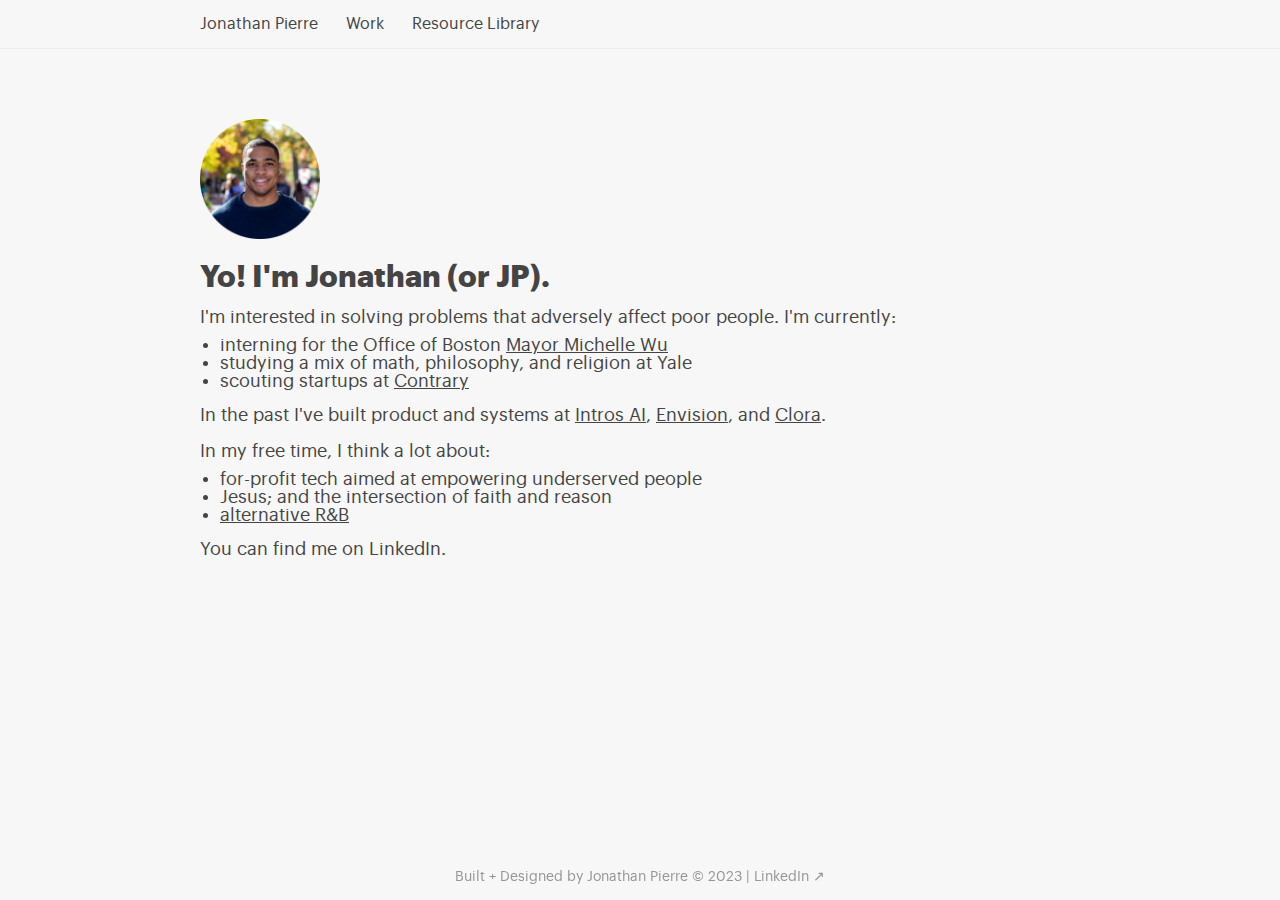
<file: index.html>
<!DOCTYPE html>
<html>
<head>
    <meta name="viewport" content="width=device-width, initial-scale=1.0">
    <title>Jonathan Pierre</title>
    <link rel="icon" type="image/x-icon" href="./Assets/ninja.png">  
    <link rel="stylesheet" href ="style.css">
    <script src="javascript.js"></script>
</head>

<body>
    <nav>
            <ul class="wrapper">
                <li><a id="jonathan" href = "index.html">Jonathan Pierre</a></li>
                <li><a href = "work.html">Work</a></li>                <li><a id="lib_nav" href = "library.html">Resource Library</a></li>
            </ul>
    </nav>
    <div class="wrapper">
        <main>
            <div>
                <img id="hs" src="./Assets/hs_circle.png" style="width: 120px">
                 
                <h1>Yo! I'm Jonathan (or JP).</h1><br>
                <p class="intro"> 
                I'm interested in solving problems that adversely affect poor people. I'm currently: <br>
                <ul class="intro" style="padding-left: 20px; margin-top: 10px;">
                    <li>interning for the Office of Boston <a href="https://www.nytimes.com/2021/11/03/us/elections/michelle-wu-is-the-first-woman-and-first-person-of-color-to-be-elected-mayor-of-boston.html" target="_blank">Mayor Michelle Wu</a></li>                    
                    <li>studying a mix of math, philosophy, and religion at Yale</li>
                    <li>scouting startups at <a href="https://contrarycap.com/" target="_blank">Contrary</a></li>
                </ul><br></p>
                <p class="intro">
                In the past I've built product and systems at <a href="https://intros.ai/" target="_blank"> Intros AI</a>,  <a href="https://envisionaccelerator.com" target="_blank">Envision</a>, and <a href="https://clora.com" target="_blank">Clora</a>. <br><br>

                In my free time, I think a lot about:
                <ul class="intro" style="padding-left: 20px; margin-top: 10px;">
                    <li>for-profit tech aimed at empowering underserved people</li>
                    <li>Jesus; and the intersection of faith and reason</a></li>
                    <li><a href="https://jonapierre.com/i-like-it-when-you" target="_blank">alternative R&B</a></li>
                </ul><br>
                <p class="intro">
                    You can find me on <a href ="https://linkedin.com/in/jonathan-l-pierre/" target="_blank" style="text-decoration: none">LinkedIn</a>.
                </p>
            </div>
        </main>
    </div>
</body>
<footer>
    Built + Designed by Jonathan Pierre © 2023 | <a href ="https://linkedin.com/in/jonathan-l-pierre/" target="_blank" id="linkedin_link">LinkedIn ↗</a>
</footer>
</html>
</file>
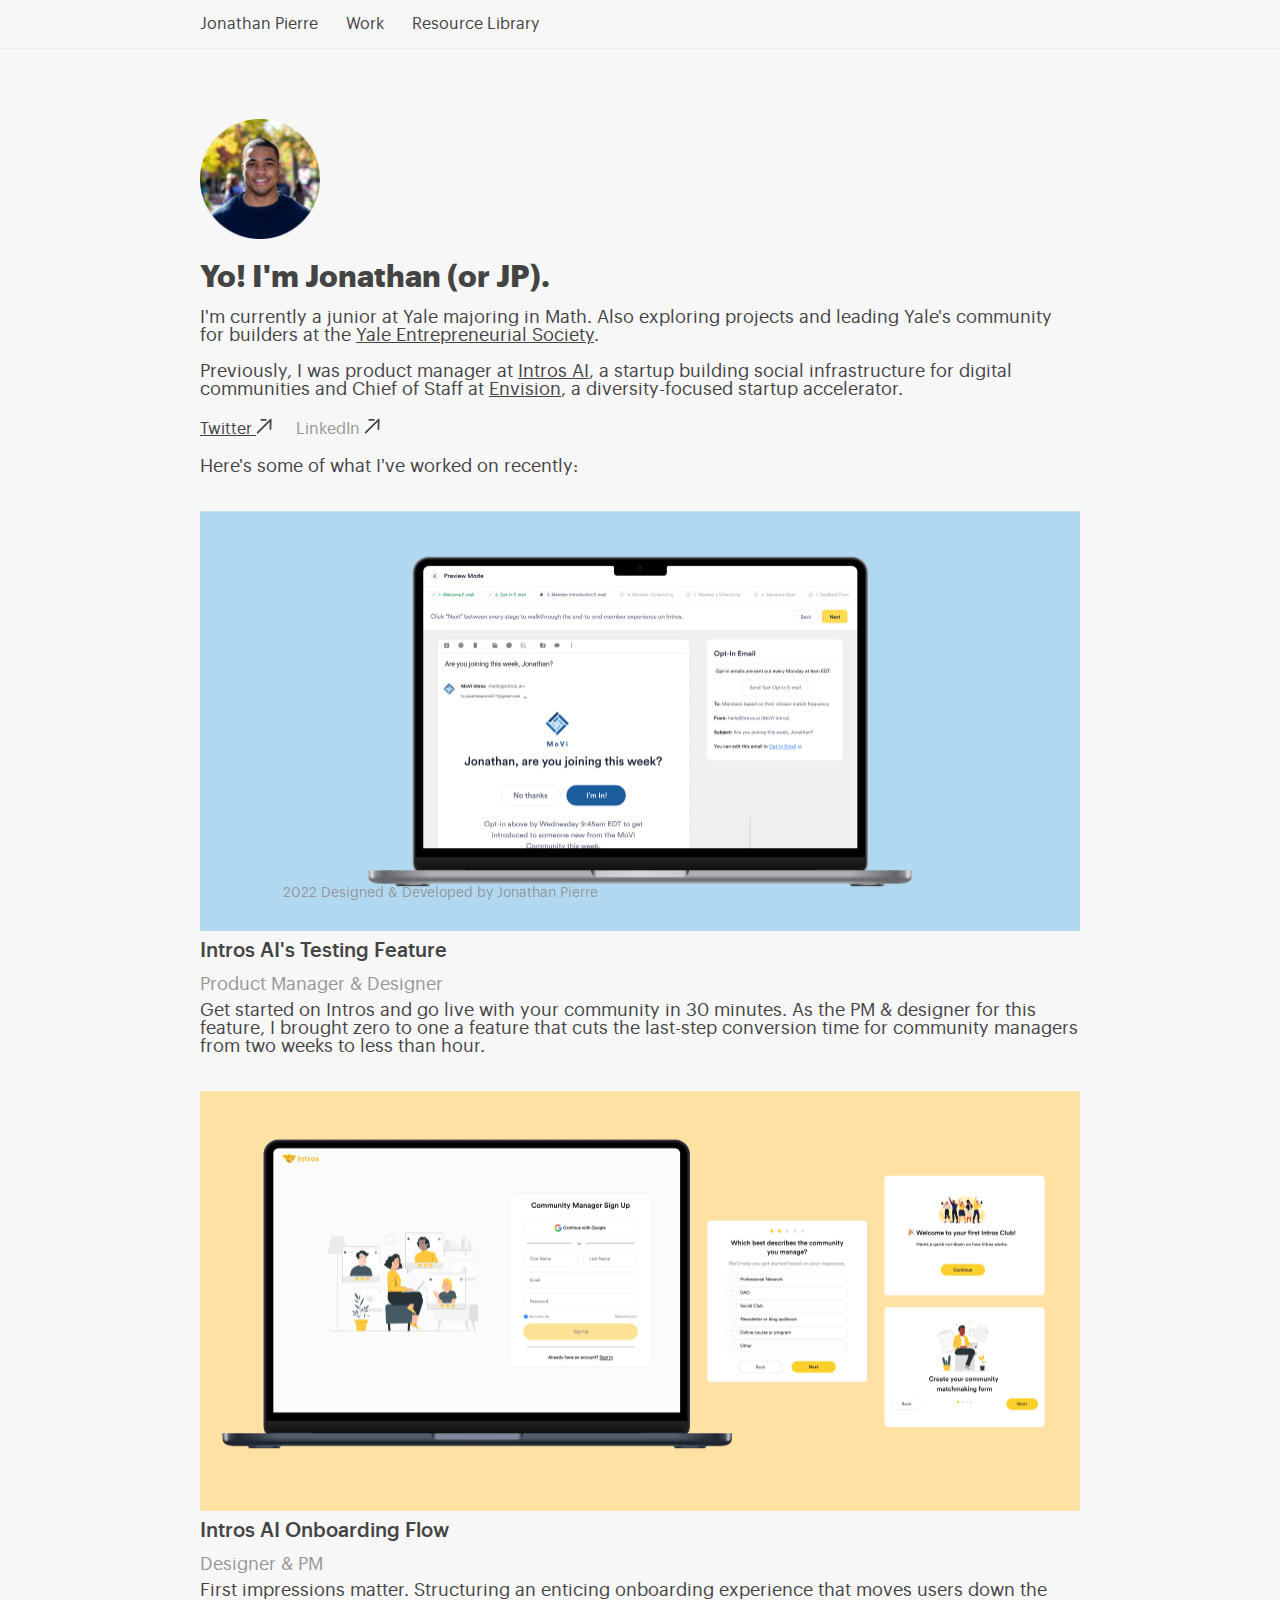
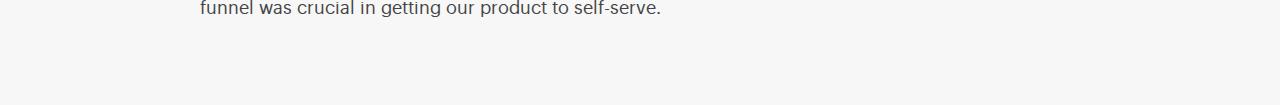
<file: index copy.html>
<!DOCTYPE html>
<html>
<head>
    <meta name="viewport" content="width=device-width, initial-scale=1.0">
    <title>Home • Jonathan Pierre</title>
    <link rel="icon" type="image/x-icon" href="./Assets/ninja.png">  
    <link rel="stylesheet" href ="style.css">
    <script src="javascript.js"></script>
</head>

<body>
    <nav>
            <ul class="wrapper">
                <li><a id="jonathan" href = "index.html">Jonathan Pierre</a></li>
                <li><a href = "work.html">Work</a></li>                <li><a id="lib_nav" href = "library.html">Resource Library</a></li>
            </ul>
    </nav>
    <div class="wrapper">
        <main>
            <div>
                <img id="hs" src="./Assets/hs_circle.png" style="width: 120px">
                    
                <h1> Yo! I'm Jonathan (or JP).</h1><br>
                <p class="intro"> 
                I'm currently a junior at Yale majoring in Math. Also exploring projects and leading Yale's community for builders at the <a href=https:yesatyale.org target="_blank">Yale Entrepreneurial Society</a>. <br><br>
                
                Previously, I was product manager at <a href="https://intros.ai/" target="_blank">Intros AI</a>, a startup building social infrastructure for digital communities and Chief of Staff at <a href="https://envisionaccelerator.com">Envision</a>, a diversity-focused startup accelerator.
            </div>
            <div id="home_links">
                <div id="links" >
                    <a href ="https://twitter.com/jonathanpierree/" target="_blank" id="twitter_link" style="padding: 10px 10px 10px 0px">Twitter 
                        <svg width="16" height="16" viewBox="0 0 16 16" xmlns="http://www.w3.org/2000/svg">
                            <path d="M14.719 1.609L15.5877 1.63702C15.5992 1.28059 15.3918 0.953307 15.0645 0.811541C14.7373 0.669775 14.3567 0.7423 14.1045 0.994467L14.719 1.609ZM0.994467 14.1045C0.65507 14.4439 0.65507 14.9942 0.994467 15.3336C1.33386 15.673 1.88414 15.673 2.22353 15.3336L0.994467 14.1045ZM9.98443 2.63126C10.4642 2.61579 10.8405 2.21434 10.825 1.73461C10.8096 1.25488 10.4081 0.878529 9.92839 0.894005L9.98443 2.63126ZM5.16576 1.04764C4.68603 1.06311 4.30967 1.46456 4.32515 1.94429C4.34062 2.42402 4.74207 2.80037 5.2218 2.7849L5.16576 1.04764ZM13.5432 11.1062C13.5277 11.586 13.904 11.9874 14.3838 12.0029C14.8635 12.0184 15.2649 11.642 15.2804 11.1623L13.5432 11.1062ZM14.1045 0.994467L0.994467 14.1045L2.22353 15.3336L15.3336 2.22353L14.1045 0.994467ZM9.92839 0.894005L5.16576 1.04764L5.2218 2.7849L9.98443 2.63126L9.92839 0.894005ZM15.2804 11.1623L15.5877 1.63702L13.8504 1.58098L13.5432 11.1062L15.2804 11.1623Z"/>
                        </svg></a>
                    <a href ="https://linkedin.com/in/jonathan-l-pierre/" target="_blank" id="linkedin_link" style="padding: 10px">LinkedIn 
                        <svg width="16" height="16" viewBox="0 0 16 16" xmlns="http://www.w3.org/2000/svg">
                            <path d="M14.719 1.609L15.5877 1.63702C15.5992 1.28059 15.3918 0.953307 15.0645 0.811541C14.7373 0.669775 14.3567 0.7423 14.1045 0.994467L14.719 1.609ZM0.994467 14.1045C0.65507 14.4439 0.65507 14.9942 0.994467 15.3336C1.33386 15.673 1.88414 15.673 2.22353 15.3336L0.994467 14.1045ZM9.98443 2.63126C10.4642 2.61579 10.8405 2.21434 10.825 1.73461C10.8096 1.25488 10.4081 0.878529 9.92839 0.894005L9.98443 2.63126ZM5.16576 1.04764C4.68603 1.06311 4.30967 1.46456 4.32515 1.94429C4.34062 2.42402 4.74207 2.80037 5.2218 2.7849L5.16576 1.04764ZM13.5432 11.1062C13.5277 11.586 13.904 11.9874 14.3838 12.0029C14.8635 12.0184 15.2649 11.642 15.2804 11.1623L13.5432 11.1062ZM14.1045 0.994467L0.994467 14.1045L2.22353 15.3336L15.3336 2.22353L14.1045 0.994467ZM9.92839 0.894005L5.16576 1.04764L5.2218 2.7849L9.98443 2.63126L9.92839 0.894005ZM15.2804 11.1623L15.5877 1.63702L13.8504 1.58098L13.5432 11.1062L15.2804 11.1623Z"/>
                        </svg></a>
                </div>
            </div>
            <div style="margin-top: 20px">  
                <p style="margin-bottom: 36px"> Here's some of what I've worked on recently:</p>
                <a href="testing.html" target="_blank">    
                    <img src="./Assets/intros_mockup1.png" class="mockup" alt="mockup of a laptop and Intros' testing feature">
                </a>
                <p class="mockup_heading">Intros AI's Testing Feature</p>
     
                <p style="margin-bottom: 36px">
                <span class="mockup_subheading">Product Manager & Designer </span><br> Get started on Intros and go live with your community in 30 minutes. As the PM & designer for this feature, I brought zero to one a feature that cuts the last-step conversion time for community managers from two weeks to less than hour. </p>
                    
                <a href="onboarding.html" target="_blank">
                    <img class ="mockup" src="./Assets/intros_mockup2.png" alt="mockup of laptop and Intros' onboarding flow">
                </a>
                <p class="mockup_heading">Intros AI Onboarding Flow</p>
                <p><span class="mockup_subheading">Designer & PM </span><br>First impressions matter. Structuring an enticing onboarding experience that moves users down the funnel was crucial in getting our product to self-serve.</p>  
            </div>
        </main>
    </div>
</body>
<footer class="wrapper">
    <center>2022 Designed & Developed by Jonathan Pierre</center>
</footer>

</html>
</file>
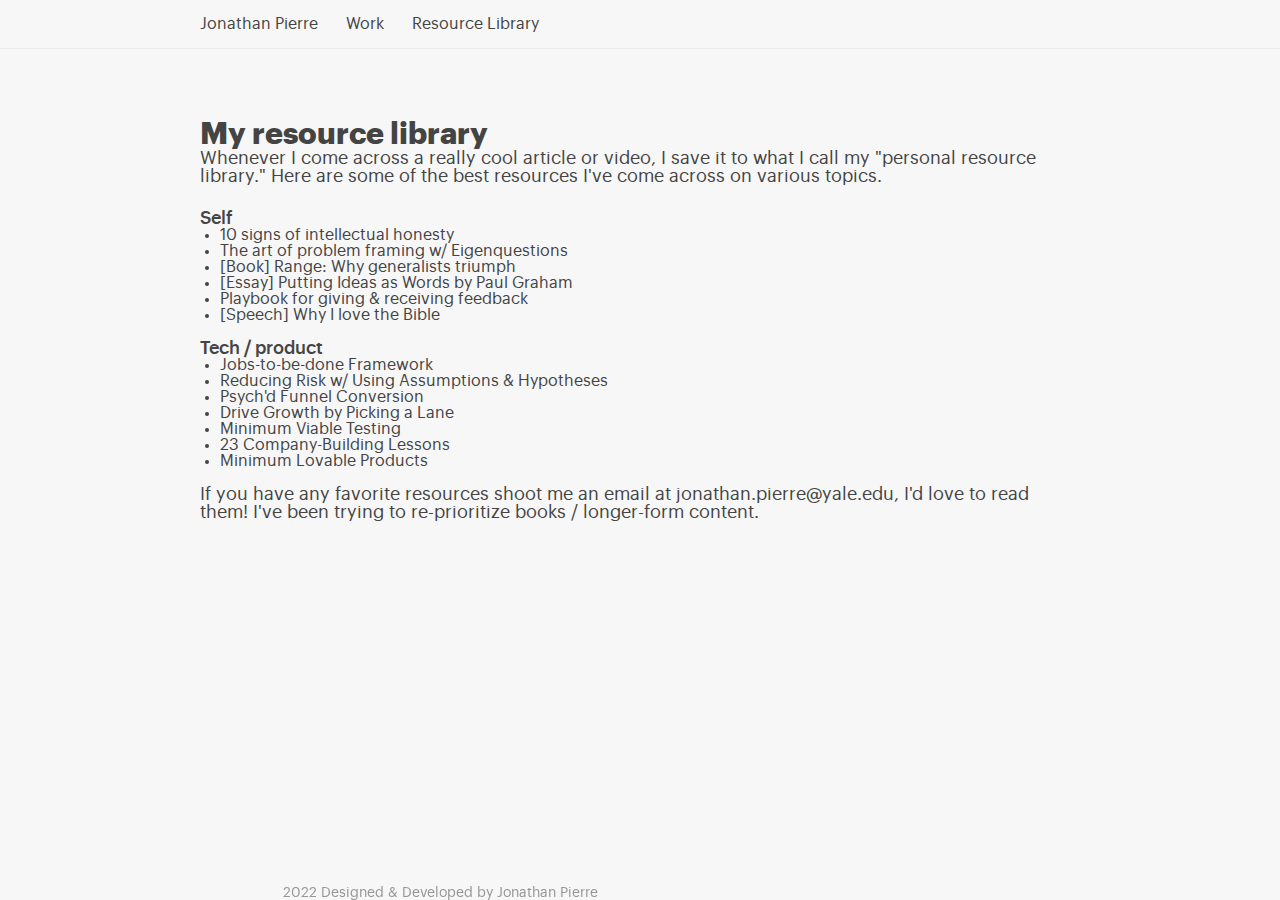
<file: library copy.html>
<!DOCTYPE html>
<html>
<head>
    <meta name="viewport" content="width=device-width, initial-scale=1.0">
    <title>Library • Jonathan Pierre</title>
    <link rel="icon" type="image/x-icon" href="./Assets/ninja.png">  
    <script src="javascript.js"></script>
    <link rel="stylesheet" href ="style.css">
    
</head>

<body>
    <nav>
        <ul class="wrapper">
            <li><a id="jonathan" href = "index.html">Jonathan Pierre</a></li>
            <li><a href = "work.html">Work</a></li>                
            <li><a id="lib_nav" href = "library.html">Resource Library</a></li>
        </ul>
    </nav>
    <div class="wrapper">
        <main class="library">
            <h1>My resource library</h1>
            <p>Whenever I come across a really cool article or video, I save it to what I call my "personal resource library." Here are some of the best resources I've come across on various topics.</p>
            <p id="self" style="font-family: graphikmedium">Self</p>
            <ul style="padding-left: 20px">
                <li><a href = "https://judithcurry.com/2013/04/20/10-signs-of-intellectual-honesty/?amp=1" target="blank_">10 signs of intellectual honesty</a></li>
                <li><a href = "https://coda.io/@shishir/eigenquestions-the-art-of-framing-problems" target="blank_">The art of problem framing w/ Eigenquestions</a></li>
                <li>[Book] <a href = "https://www.amazon.com/Range-Generalists-Triumph-Specialized-World/dp/0735214484" target="blank_">Range: Why generalists triumph</a></li>
                <li>[Essay] <a href="http://www.paulgraham.com/words.html">Putting Ideas as Words by Paul Graham</a></li>
                <li><a href = "https://conscious.org/playbook/feedback/" target="_blank">Playbook for giving & receiving feedback</a></li>
                <li>[Speech] <a href = "https://bulletin.hds.harvard.edu/why-i-love-the-bible/" target="_blank">Why I love the Bible</a></li>
            </ul><br>
            <p style="font-family: graphikmedium">Tech / product</p>
            <ul style="padding-left: 20px">
                <li><a href = "https://blog.leanstack.com/what-is-a-job-to-be-done-jtbd/" target="blank_">Jobs-to-be-done Framework</a></li>
                <li><a href = "https://medium.com/nodesdigital/reduce-risk-in-your-product-development-with-hypothesis-driven-design-c4300112b88b" target="blank_">Reducing Risk w/ Using Assumptions & Hypotheses</a></li>
                <li><a href = "https://andrewchen.com/psychd-funnel-conversion/" target="_blank">Psych'd Funnel Conversion</a></li>
                <li><a href = "https://review.firstround.com/drive-growth-by-picking-the-right-lane-a-customer-acquisition-playbook-for-consumer-startups" target="_blank">Drive Growth by Picking a Lane</a></li>
                <li><a href = "https://review.firstround.com/the-minimum-viable-testing-process-for-evaluating-startup-ideas" target="_blank">Minimum Viable Testing</a></li>      
                <li><a href = "https://review.firstround.com/23-tactical-company-building-lessons-learned-from-scaling-stripe-and-notion" target="blank_">23 Company-Building Lessons</a></li>
                <li><a href = "https://review.firstround.com/dont-serve-burnt-pizza-and-other-lessons-in-building-minimum-lovable-products" target="blank_">Minimum Lovable Products</a></li>
            </ul>
            <br>
            <p>If you have any favorite resources shoot me an email at <a href="mailto:jonathan.pierre@yale.edu">jonathan.pierre@yale.edu</a>, I'd love to read them! I've been trying to re-prioritize books / longer-form content.</p><br>
            <!-- <form>
                <input id="lib_field" type="text" placeholder = "feed me">
                <input id ="lib_but" type = "submit" value="Send dat">
            </form>
             -->
            </main>
    </div>
</body>

<footer class="wrapper">
    <center>2022 Designed & Developed by Jonathan Pierre</center>
</footer>

</html>


<!--
* try the hover thing
* center the text
* change the font
* figure out how to do the nav bar
-->
</file>
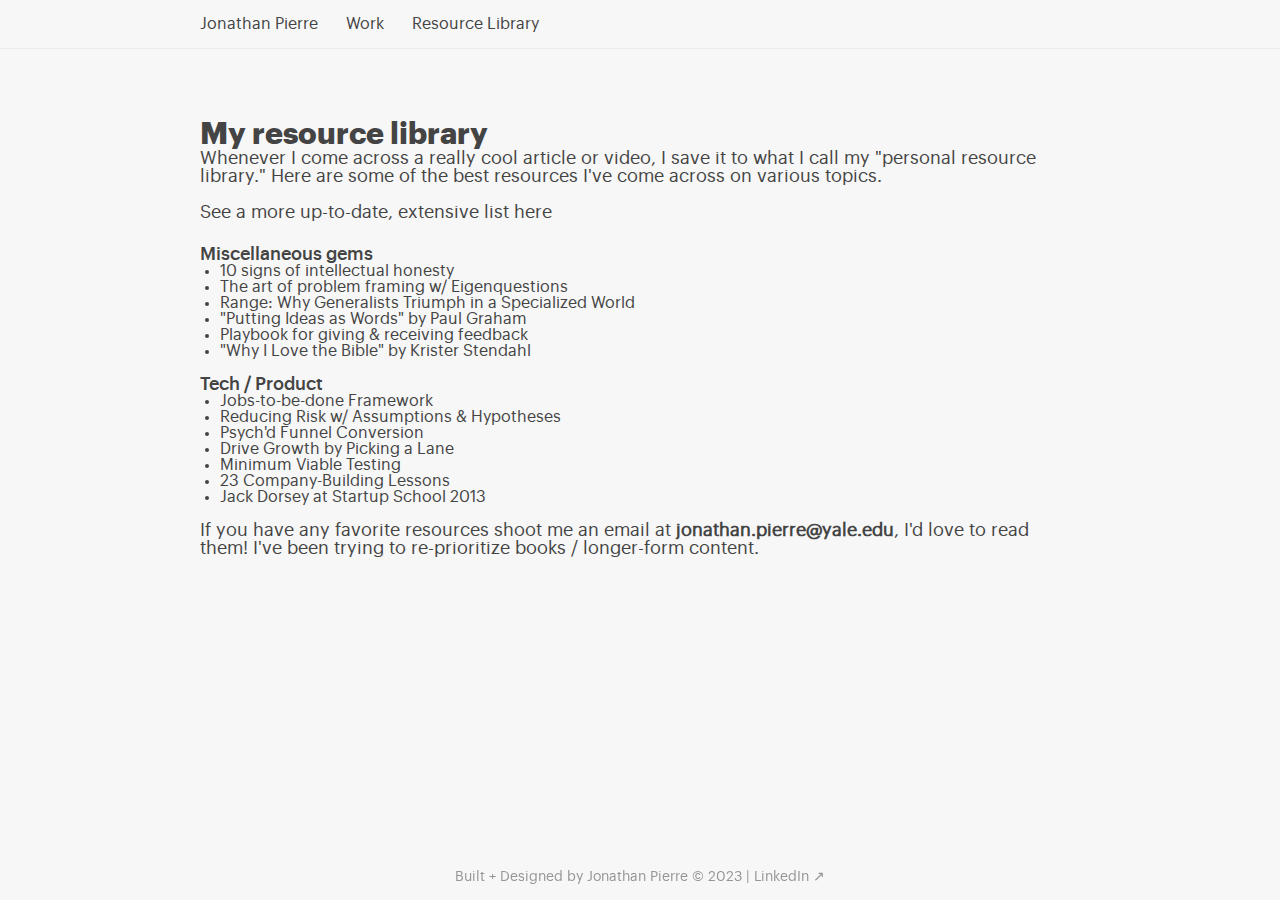
<file: library.html>
<!DOCTYPE html>
<html>
<head>
    <meta name="viewport" content="width=device-width, initial-scale=1.0">
    <title>Library • Jonathan Pierre</title>
    <link rel="icon" type="image/x-icon" href="./Assets/ninja.png">  
    <script src="javascript.js"></script>
    <link rel="stylesheet" href ="style.css">
    
</head>

<body>
    <nav>
        <ul class="wrapper">
            <li><a id="jonathan" href = "index.html">Jonathan Pierre</a></li>
            <li><a href = "work.html">Work</a></li>                
            <li><a id="lib_nav" href = "library.html">Resource Library</a></li>
        </ul>
    </nav>
    <div class="wrapper">
        <main class="library">
            <h1>My resource library</h1>
            <p>Whenever I come across a really cool article or video, I save it to what I call my "personal resource library." Here are some of the best resources I've come across on various topics.<br><br>See a more up-to-date, extensive list <a id ="here" href="https://jonathanpierre.notion.site/My-resource-library-5428584ea4fa47e4b0ea788850e42faa">here</a></p>
            <p id="self" style="font-family: graphikmedium">Miscellaneous gems</p>
            <ul style="padding-left: 20px">
                <li><a href = "https://judithcurry.com/2013/04/20/10-signs-of-intellectual-honesty/?amp=1" target="blank_">10 signs of intellectual honesty</a></li>
                <li><a href = "https://coda.io/@shishir/eigenquestions-the-art-of-framing-problems" target="blank_">The art of problem framing w/ Eigenquestions</a></li>
                <li><a href = "https://www.amazon.com/Range-Generalists-Triumph-Specialized-World/dp/0735214484" target="blank_">Range: Why Generalists Triumph in a Specialized World</a></li>
                <li><a href="http://www.paulgraham.com/words.html">"Putting Ideas as Words" by Paul Graham</a></li>
                <li><a href = "https://conscious.org/playbook/feedback/" target="_blank">Playbook for giving & receiving feedback</a></li>
                <li><a href = "https://bulletin.hds.harvard.edu/why-i-love-the-bible/" target="_blank">"Why I Love the Bible" by Krister Stendahl</a></li>
            </ul><br>
            <p style="font-family: graphikmedium">Tech / Product</p>
            <ul style="padding-left: 20px">
                <li><a href = "https://blog.leanstack.com/what-is-a-job-to-be-done-jtbd/" target="blank_">Jobs-to-be-done Framework</a></li>
                <li><a href = "https://medium.com/nodesdigital/reduce-risk-in-your-product-development-with-hypothesis-driven-design-c4300112b88b" target="blank_">Reducing Risk w/ Assumptions & Hypotheses</a></li>
                <li><a href = "https://andrewchen.com/psychd-funnel-conversion/" target="_blank">Psych'd Funnel Conversion</a></li>
                <li><a href = "https://review.firstround.com/drive-growth-by-picking-the-right-lane-a-customer-acquisition-playbook-for-consumer-startups" target="_blank">Drive Growth by Picking a Lane</a></li>
                <li><a href = "https://review.firstround.com/the-minimum-viable-testing-process-for-evaluating-startup-ideas" target="_blank">Minimum Viable Testing</a></li>      
                <li><a href = "https://review.firstround.com/23-tactical-company-building-lessons-learned-from-scaling-stripe-and-notion" target="blank_">23 Company-Building Lessons</a></li>
                <li><a href = "https://youtu.be/wEQawgkCMOU" target="blank_">Jack Dorsey at Startup School 2013</a></li>
            </ul>
            <br>
            <p>If you have any favorite resources shoot me an email at <a href="mailto:jonathan.pierre@yale.edu"><b>jonathan.pierre@yale.edu</b></a>, I'd love to read them! I've been trying to re-prioritize books / longer-form content.</p><br>
            </main>
    </div>
</body>
<footer>
    Built + Designed by Jonathan Pierre © 2023 | <a href ="https://linkedin.com/in/jonathan-l-pierre/" target="_blank" id="linkedin_link">LinkedIn ↗</a>
</footer>
</html>
</file>
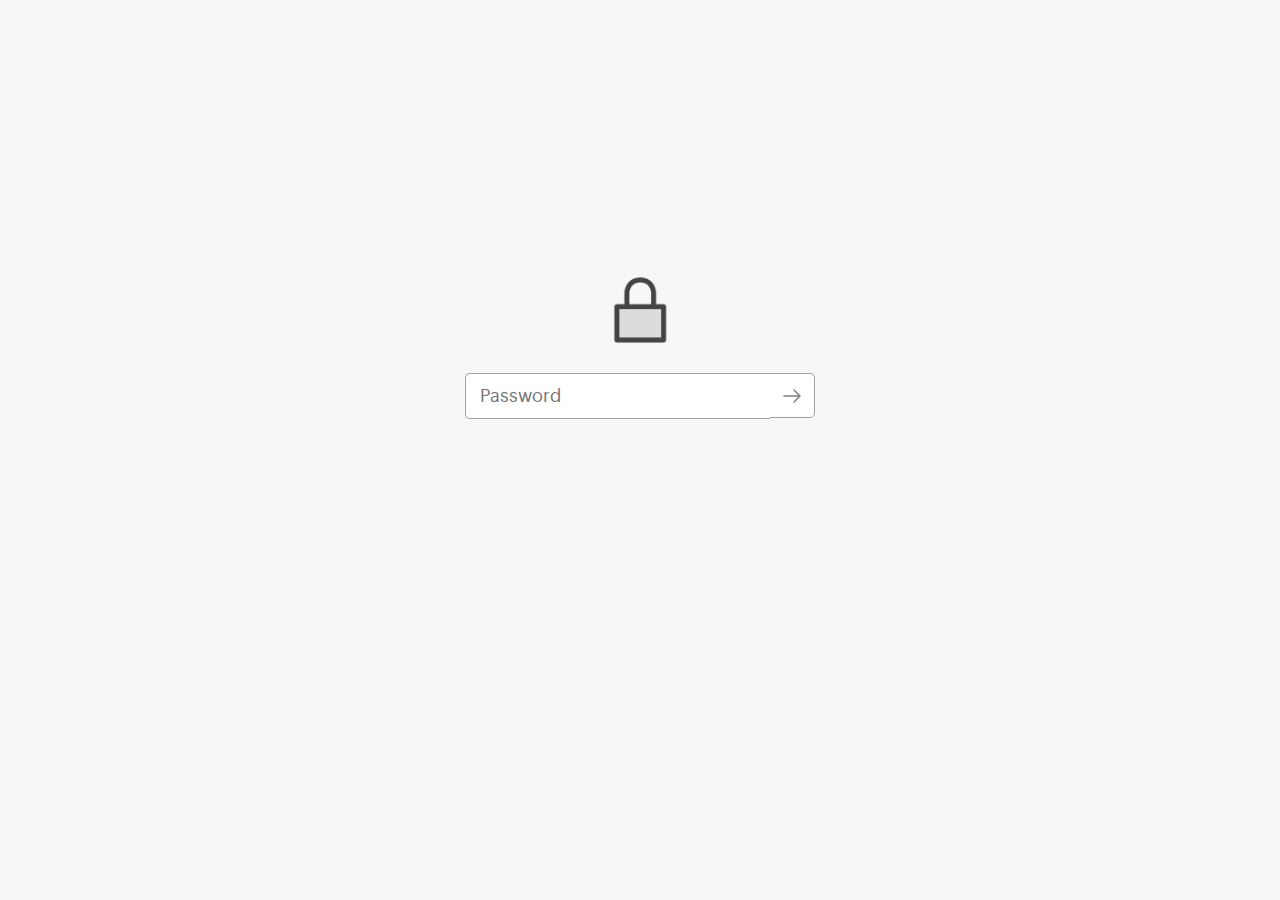
<file: onboarding copy.html>
<!DOCTYPE html>
<html lang="en">
<head>
    <meta name="viewport" content="width=device-width, initial-scale=1.0">
    <title>Onboarding • Jonathan Pierre</title>
    <link rel="icon" type="image/x-icon" href="./Assets/ninja.png">  
    <link rel="stylesheet" href ="style.css">
    <script src="javascript.js"></script>
</head>
<body>
    <div class="locked_sec wrapper_pass">
        <center><img src="./Assets/lock.png" width = 80px;></center>
        <form class="password">
            <input autofocus class="password_field" type="password" placeholder = "Password">
            <button class="password_submit"><img src="./Assets/arrow-right.svg"></button>
        </form>
    </div>
    <!-- Add case study here -->
    <div id="onboarding_page" class="wrapper"> 
        <h1>Coming soon</h1>
    </div>
</body>
</html>
</file>
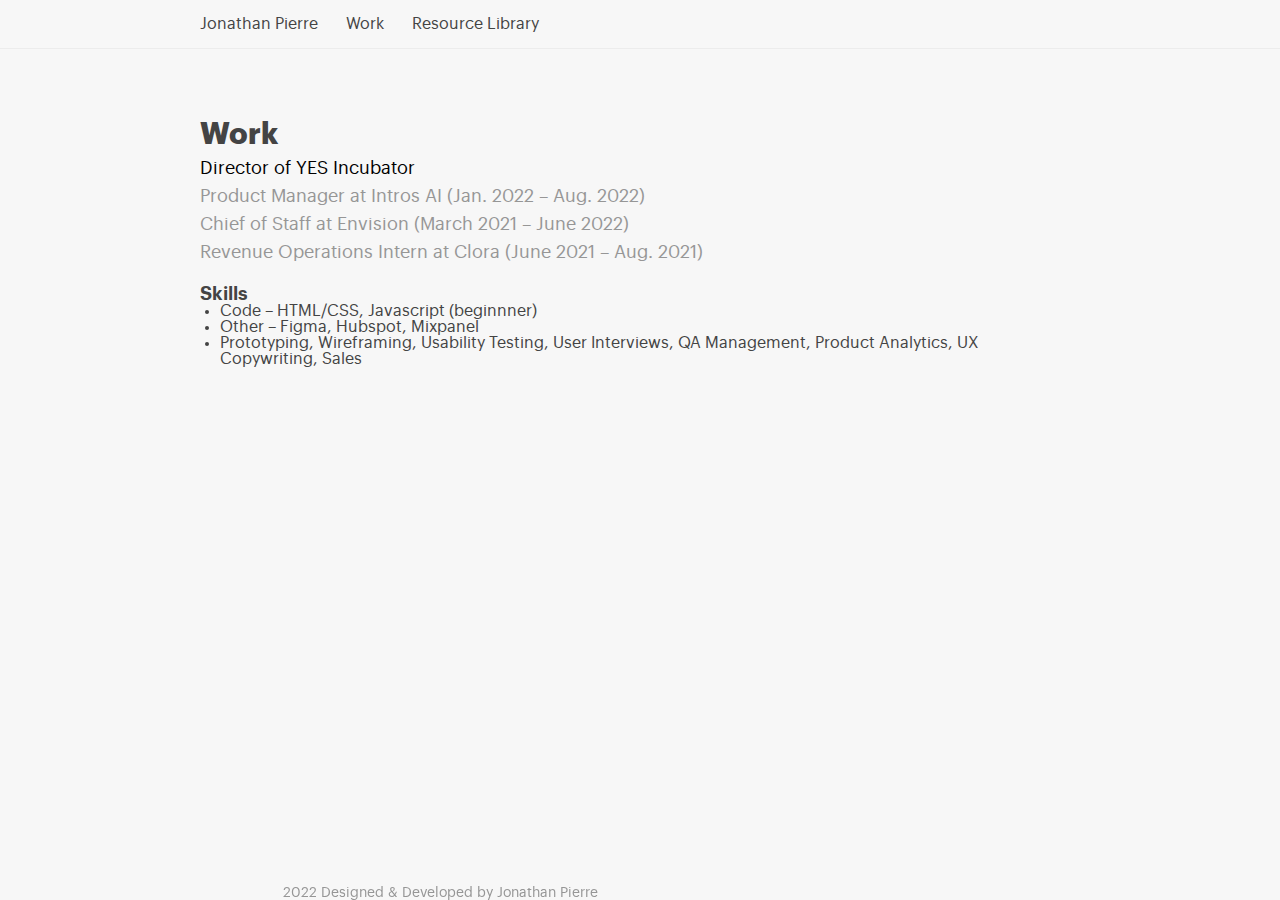
<file: work copy.html>
<!DOCTYPE html>
<html>
<head>
    <meta name="viewport" content="width=device-width, initial-scale=1.0">
    <title>Work • Jonathan Pierre</title>
    <link rel="icon" type="image/x-icon" href="./Assets/ninja.png">  
    <link rel="stylesheet" href ="style.css">
    <script src="javascript.js"></script>
</head>

<body>
    <nav>
        <ul class="wrapper">
            <li><a id="jonathan" href = "index.html">Jonathan Pierre</a></li>
            <li><a href = "work.html">Work</a></li>                
            <li><a id="lib_nav" href = "library.html">Resource Library</a></li>
        </ul>
</nav>
    <div class="wrapper">
        <main>
            <h1>Work</h1>
            <button class="accordion">
                <!-- <svg id="carrot" width="6" height="8" viewBox="0 0 6 8" fill="none" xmlns="http://www.w3.org/2000/svg">
                <path d="M6 4L0 7.4641V0.535898L6 4Z" fill="#444444"/>
                </svg>  -->
                <span class="accordion_text">Director of YES Incubator </span></button>
            <div class="panel">
                <p> 
                    Launched a community/incubator hybrid for builders at Yale the spring of my first year. Our mission's simple: get Yale’s most ambitious builders in the same room and watch the magic happen. <br><br>
                    This community’s been home to the founders of <a href="https://preparedapp.com/" target="_blank">Prepared</a> (backed by First Round), <a href="https://craniometrix.com/" target="_blank">Craniometrix</a> (backed by YCombinator), and a dozen other future founders you don’t know the names of yet.
                </p>
            </div>

            <button class="accordion">
                <!-- <svg id="carrot" width="6" height="8" viewBox="0 0 6 8" fill="none" xmlns="http://www.w3.org/2000/svg">
                <path d="M6 4L0 7.4641V0.535898L6 4Z" fill="#444444"/>
                </svg>  -->
                <span class="accordion_text" style="color: #969696;">Product Manager at Intros AI (Jan. 2022 – Aug. 2022) </span></button>
            <div class="panel">
                <p> 
                    Spent my gap semester building the social infrastructure for digital communities. Set up basic PM processes, managed QA + analytics stack, and brought features from concept through design. Helped bring the product to public beta. <br><br>
                    Featured in <a href="https://www.forbes.com/sites/frederickdaso/2022/07/06/social-infrastructure-startup-intros-raises-13m-to-automate-community-member-introductions/" target="_blank">Forbes.</a><br><br>Planning to write about what I learned from the experience soon!
                </p>
            </div>

            <button class="accordion">
                <!-- <svg id="carrot" width="6" height="8" viewBox="0 0 6 8" fill="none" xmlns="http://www.w3.org/2000/svg">
                <path d="M6 4L0 7.4641V0.535898L6 4Z" fill="#444444"/>
                </svg>  -->
                <span class="accordion_text" style="color: #969696;">Chief of Staff at Envision (March 2021 – June 2022)</span></button>
            <div class="panel">
                <p> 
                    Envision's an equity-free accelerator for young, diverse founders. As of August 2022, Envision's worked with 58 companies that have raised $50mm+ in venture funding.<br><br>
                    Led mentorship initiatives and special projects; advised cohort companies in areas like customer discovery, product, GTM/positioning, and ops; systemized mentor strategy & doubled network to 60+ tech investors and operators from firms like Neo, a16z, Google, and Microsoft
                </p>
                    
            </div>
            <button class="accordion">
                <!-- <svg id="carrot" width="6" height="8" viewBox="0 0 6 8" fill="none" xmlns="http://www.w3.org/2000/svg">
                <path d="M6 4L0 7.4641V0.535898L6 4Z" fill="#444444"/>
                </svg>  -->
                <span class="accordion_text" style="color: #969696;">Revenue Operations Intern at Clora (June 2021 – Aug. 2021) </span></button>
            <div class="panel">
                <p> 
                    Summer after my first year I interned at Clora, a Series A company building a talent marketplace for the life sciences industry. <br><br>
                    At Clora, I built the company’s first automated onboarding system and worked with the CPO on product positioning research.
                </p>
            </div>
            <h3 id="skills">Skills</h3>
            <ul style="padding-left: 20px">
                <li>Code – HTML/CSS, Javascript (beginnner)</li>
                <li>Other – Figma, Hubspot, Mixpanel</li>
                <li> Prototyping, Wireframing, Usability Testing, User Interviews, QA Management, Product Analytics, UX Copywriting, Sales</li>
            </ul>
        </main>
    </div>
</body>

<footer class="wrapper">
    <center>2022 Designed & Developed by Jonathan Pierre</center>
</footer>

</html>
</file>
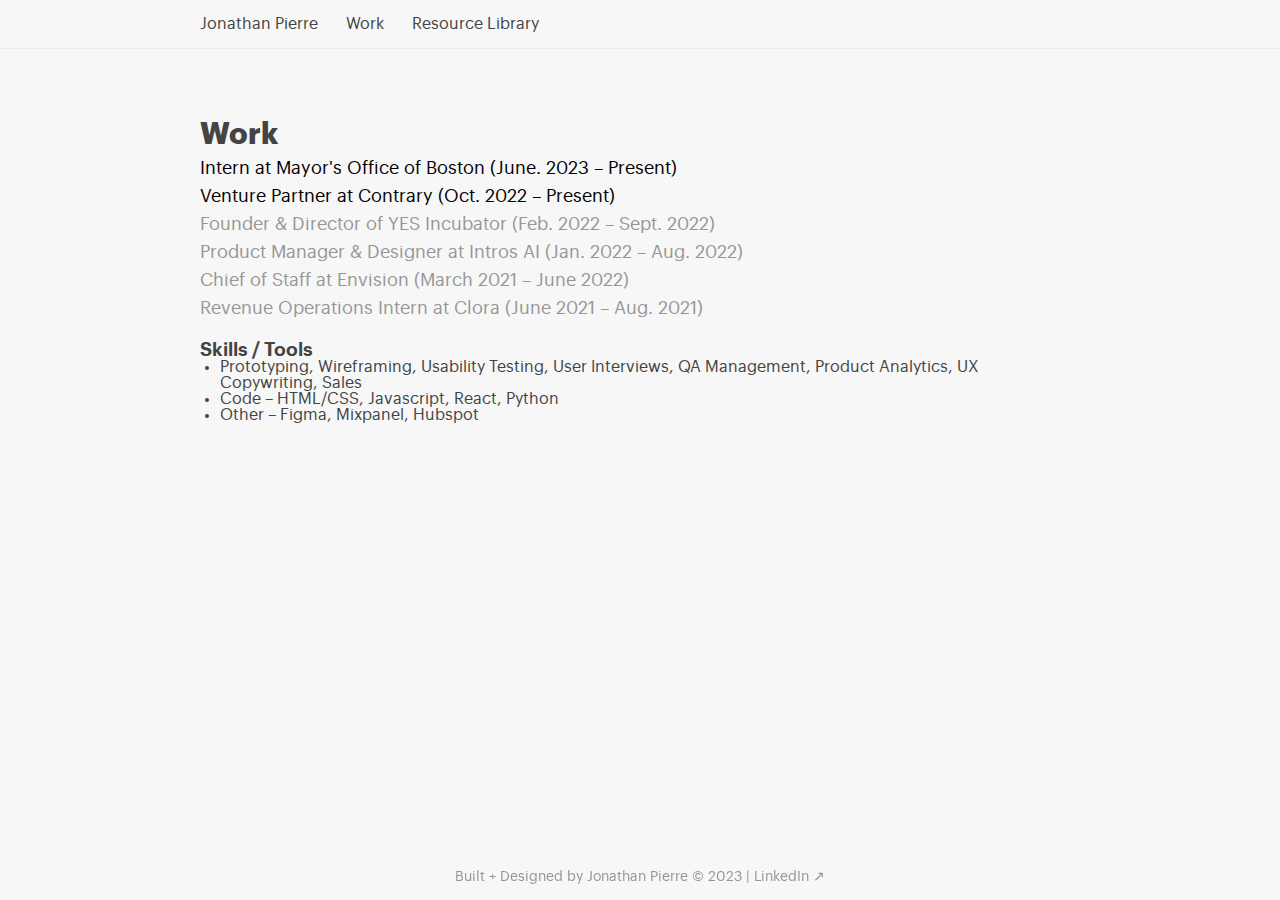
<file: work.html>
<!DOCTYPE html>
<html>
<head>
    <meta name="viewport" content="width=device-width, initial-scale=1.0">
    <title>Work • Jonathan Pierre</title>
    <link rel="icon" type="image/x-icon" href="./Assets/ninja.png">  
    <link rel="stylesheet" href ="style.css">
    <script src="javascript.js"></script>
</head>

<body>
    <nav>
        <ul class="wrapper">
            <li><a id="jonathan" href = "index.html">Jonathan Pierre</a></li>
            <li><a href = "work.html">Work</a></li>                
            <li><a id="lib_nav" href = "library.html">Resource Library</a></li>
        </ul>
</nav>
    <div class="wrapper">
        <main>
            <h1>Work</h1>
            <button class="accordion">
                <span class="accordion_text">Intern at Mayor's Office of Boston (June. 2023 – Present)</span></button>
            <div class="panel">
                <p>
                    Interning for <a href="https://www.nytimes.com/2021/11/03/us/elections/michelle-wu-is-the-first-woman-and-first-person-of-color-to-be-elected-mayor-of-boston.html" target="_blank">Mayor Michelle Wu</a>'s Executive Team.                </p>
            </div>
            <button class="accordion">
                <span class="accordion_text">Venture Partner at Contrary (Oct. 2022 – Present)</span></button>
            <div class="panel">
                <p>
                    <a href="https://contrary.com/" target="_blank">Contrary</a>'s a talent-driven venture fund backed by the founders of Tesla, Reddit, Facebook, and Twitch.
                </p>
            </div>
            <button class="accordion">
                <span class="accordion_text" style="color: #969696;">Founder & Director of YES Incubator (Feb. 2022 – Sept. 2022)</span></button>
            <div class="panel">
                <p> 
                    Launched a community/incubator hybrid for Yalies interested in startups the spring of my first year at Yale. This community’s been home to the founders of <a href="https://preparedapp.com/" target="_blank">Prepared</a> (backed by First Round), <a href="https://craniometrix.com/" target="_blank">Craniometrix</a> (backed by Y Combinator), and a handful of future founders you don’t know the names of yet.
                    <br><br>
                    As of Fall 2022, I'm starting from scratch with this project and focusing narrowly on building a small but mighty <a href="https://yesatyale.org/incubator/" target="_blank">community</a> of the best builders I know. If you're a Yalie that fits the description, <a href="mailto:jonathan.pierre@yale.edu">I'd love to chat</a>.
                </p>
            </div>

            <button class="accordion">
                <span class="accordion_text" style="color: #969696;">Product Manager & Designer at Intros AI (Jan. 2022 – Aug. 2022) </span></button>
            <div class="panel">
                <p> 
                    Took the spring of my sophomore year off to build <a href="https://intros.ai/" target="_blank">software</a> for digital communities.
                    <br><br> 
                    At Intros, I brought features from concept through design, set up basic PM processes, and managed QA + product analytics. Helped bring our product to public beta. <br><br>
                    Featured in <a href="https://www.forbes.com/sites/frederickdaso/2022/07/06/social-infrastructure-startup-intros-raises-13m-to-automate-community-member-introductions/" target="_blank">Forbes.</a><br><br>Planning to write about what I learned from the experience soon!
                </p>
            </div>
            <button class="accordion">
                <span class="accordion_text" style="color: #969696;">Chief of Staff at Envision (March 2021 – June 2022)</span></button>
            <div class="panel">
                <p> 
                    <a href="https://envisionaccelerator.com" target="_blank">Envision</a>  was an equity-free accelerator for young, diverse founders. As of August 2022, Envision's worked with 58 companies that have raised $50mm+ in venture funding.<br><br>
                    At Envision I led mentorship initiatives and special projects; advised cohort companies in areas like customer discovery, product, GTM/positioning, and ops; systemized mentor strategy & doubled our mentor network to 60+ tech investors and operators from firms like Neo, a16z, Google, and Microsoft.
                </p>
                    
            </div>
            <button class="accordion">
                <span class="accordion_text" style="color: #969696;">Revenue Operations Intern at Clora (June 2021 – Aug. 2021) </span></button>
            <div class="panel">
                <p> 
                    Summer after my first year of college I interned at <a href="https://clora.com/" target="_blank">Clora</a>, a Series A company building a talent marketplace for the life sciences industry. <br><br>
                    At Clora, I built the company’s first automated onboarding system and worked with the CPO on product positioning research.
                </p>
            </div>
            <h3 id="skills">Skills / Tools</h3>
            <ul style="padding-left: 20px">
                <li> Prototyping, Wireframing, Usability Testing, User Interviews, QA Management, Product Analytics, UX Copywriting, Sales</li>
                <li>Code – HTML/CSS, Javascript, React, Python</li>
                <li>Other – Figma, Mixpanel, Hubspot</li>
                
            </ul>
        </main>
    </div>
    <footer>
        Built + Designed by Jonathan Pierre © 2023 | <a href ="https://linkedin.com/in/jonathan-l-pierre/" target="_blank" id="linkedin_link">LinkedIn ↗</a>
    </footer>
</body>
</html>
</file>
<file: style.css>
/* Notes:
-> Change fonts to rem (!!)
-> make site responsive */

/* Overarching stuff */

@font-face {
    font-family: 'graphikbold';
    src: url('./webfontkit-20220805-191431/graphikbold-webfont.woff2') format('woff2'),
         url('./webfontkit-20220805-191431/graphikbold-webfont.woff') format('woff');
    font-weight: normal;
    font-style: normal;

}

@font-face {
    font-family: 'graphikbold_italic';
    src: url('./webfontkit-20220805-191431/graphikbolditalic-webfont.woff2') format('woff2'),
         url('./webfontkit-20220805-191431/graphikbolditalic-webfont.woff') format('woff');
    font-weight: normal;
    font-style: normal;

}

@font-face {
    font-family: 'graphiklight';
    src: url('./webfontkit-20220805-191431/graphiklight-webfont.woff2') format('woff2'),
         url('./webfontkit-20220805-191431/graphiklight-webfont.woff') format('woff');
    font-weight: normal;
    font-style: normal;

}

@font-face {
    font-family: 'graphiklight_italic';
    src: url('./webfontkit-20220805-191431/graphiklightitalic-webfont.woff2') format('woff2'),
         url('./webfontkit-20220805-191431/graphiklightitalic-webfont.woff') format('woff');
    font-weight: normal;
    font-style: normal;

}

@font-face {
    font-family: 'graphikmedium';
    src: url('./webfontkit-20220805-191431/graphikmedium-webfont.woff2') format('woff2'),
         url('./webfontkit-20220805-191431/graphikmedium-webfont.woff') format('woff');
    font-weight: normal;
    font-style: normal;

}

@font-face {
    font-family: 'graphikmedium_italic';
    src: url('./webfontkit-20220805-191431/graphikmediumitalic-webfont.woff2') format('woff2'),
         url('./webfontkit-20220805-191431/graphikmediumitalic-webfont.woff') format('woff');
    font-weight: normal;
    font-style: normal;

}

@font-face {
    font-family: 'graphikregular';
    src: url('./webfontkit-20220805-191431/graphikregular-webfont.woff2') format('woff2'),
         url('./webfontkit-20220805-191431/graphikregular-webfont.woff') format('woff');
    font-weight: normal;
    font-style: normal;

}

@font-face {
    font-family: 'graphikregular_italic';
    src: url('./webfontkit-20220805-191431/graphikregularitalic-webfont.woff2') format('woff2'),
         url('./webfontkit-20220805-191431/graphikregularitalic-webfont.woff') format('woff');
    font-weight: normal;
    font-style: normal;

}

@font-face {
    font-family: 'graphiksemibold';
    src: url('./webfontkit-20220805-191431/graphiksemibold-webfont.woff2') format('woff2'),
         url('./webfontkit-20220805-191431/graphiksemibold-webfont.woff') format('woff');
    font-weight: normal;
    font-style: normal;

}

@font-face {
    font-family: 'graphiksemibold_italic';
    src: url('./webfontkit-20220805-191431/graphiksemibolditalic-webfont.woff2') format('woff2'),
         url('./webfontkit-20220805-191431/graphiksemibolditalic-webfont.woff') format('woff');
    font-weight: normal;
    font-style: normal;

}

* {
    font-family: 'graphikregular';
    margin: 0;
    padding: 0;
}

::selection{
    background: #FEFCCE
}

h1{
    font-family: "graphikbold";
    margin-top: 20px;
    font-size: 1.875rem;
    letter-spacing: normal;
}

h2, h3{
    font-family: "graphiksemibold"
}

/* skills on work page */
#skills{
    margin-top: 24px;
}

#self{
    margin-top: 24px;
}
body {
    background-color: #F7F7F7;
    color: #444444;
    height: 100%;
}

.mockup{
    width: 100%
}

.wrapper{
    margin: 0 auto;
    width: 350px;
}

/* Wrapper for the password page */
.wrapper_pass{
    margin: 270px auto;
    width: 350px;
}

#home_links{
    display: inline-flex;
    margin-top: 20px;
}

#linkedin_link{
    text-decoration: none;
    color: #969696;
}
#linkedin_link:hover{
    color: #0E76A8;
    fill: #0E76A8
}

/* Font stuff */

p{
    font-size: 1.125rem
}

.intro{
    font-size: 1.125rem;
}

main{
    margin-top: 70px;
    margin-bottom: 10%
}
a {
    color: #444444;
    fill: #444444;
}
a:hover{
    /* color: #ACA9BB;
    fill: #ACA9BB; */
    font-weight: bold;
    transition-duration: 0.25s;
    text-decoration: underline;
}

#lib_field{
    height: 44px;
    width: 100%;
    border-radius: 5px;
    padding-left: 13.5px;
    font-size: 1.125rem;
    color: black;
    margin-right: 10px;
    border: 10px;
}

#lib_but{
    height: 44px;
    width: 100%;
    font-size: 1rem;
    padding: 10px 13.5px;
    color: black;
    margin-top: 20px;
}

#about_me:hover{
    text-decoration: none;
    color: #CE9178;
    fill: #CE9178;
    transition-duration: 1s;
}

nav{
    display: flex;
    justify-content: space-between;
    align-items: center;
    border-bottom: 1px solid #ECECEC;
}

nav ul{
    font-size: 1rem;
    margin: 0 auto;
}

nav ul li {
    list-style: none;
    display: inline-block;
}

nav a {
    display: block;
    padding: 16px 12px;
    text-decoration: none;

    /*putting the margin & padding in the anchor so that the whole
    block can still be linked, even w/ the padding+margin */
}

/* Align "Jonathan" button in nav to the left */
#jonathan{
    padding-left: 0;
}

/* Align "Resource library" in nav to the right */
#lib_nav{
    padding-right: 0;
}

.smaller {
    font-size: .875rem;
}

#intros:hover{
    color: #FFDA94
}

.library a{
    text-decoration: none;
}

footer{
    position: fixed;
    font-size: 0.875rem;
    color: #969696;
    left: 0;
    bottom: 0;
    width: 100%;
    text-align: center;
    margin: 16px auto;
}



.accordion{
    font-size: 1.125rem;
    border: none;
    background: none;
    cursor: pointer;
    align-content: flex-start;
    display: flex;
    margin-top: 10px;
}

.accordion_text{
    text-align: left;
    font-size: 1.125rem;
}

/* .accordion svg{
    margin-right: 7px;
} */

.panel{
    padding: 7px 0px;
    display: none;
    overflow: none;
}

/* Setting font size inside the accordion to 1rem */
.panel p{
    font-size: 1rem;
}

/* accordion text */

.active span{
    font-family: "graphiksemibold";
}

.library ul li a:hover{
    transition: 0s;
    color: #0096FB;
}

/* Heading under mockup */
.mockup_heading{
    font-size: 1.25rem;
    font-family: "graphikmedium";
    line-height: 175%;
}

/* subheading under heading under mockup */
.mockup_subheading{
    color: #969696;
    line-height: 175%
}

#onboarding_page{
    display: none;
}

#testing_page{
    display: none;
}

.password_sec{
    margin-top: 100px;
}

.password_field{
    height: 44px;
    width: 100%;
    border-top-left-radius: 5px;
    border-bottom-left-radius: 5px;
    border-top: 0.25px solid #a1a1a1;
    border-left: 0.25px solid #a1a1a1;
    border-bottom: 0.25px solid #a1a1a1;
    border-right: none;
    padding-left: 13.5px;
    font-size: 1.125rem;
    color: black;
    outline: none;
}

.password_submit{
    height: 45px;
    padding: 10px;
    background-color: white;
    border-top-right-radius: 5px;
    border-bottom-right-radius: 5px;
    border-top: 0.25px solid #a1a1a1;
    border-right: 0.25px solid #a1a1a1;
    border-bottom: 0.25px solid #a1a1a1;
    border-left: none;
    cursor: pointer;
}

.password{
    display:inline-flex;
    margin-top: 20px;
    width: 100%;
}

#notes{
    margin-top: 20px
}

#notes_list{
    padding-left: 0px;
    list-style: none;
}

#notes_list a{
    text-decoration: none;
}
#notes_list a:hover{
    color: #4294F3;
}

#here:hover {
    color: #0096FB
}

/* Gotta make sure the code you're changing is above the media query */
@media screen and (min-width: 576px) {
    .wrapper{
        margin: 0 auto;
        width: 536px;
    }

    nav ul{
        font-size: 1rem;
        margin: 0 auto auto 20px;
    }
}

@media screen and (min-width: 768px) {
    .wrapper{
        margin: 0 auto;
        width: 728px;
    }
}

@media screen and (min-width: 992px) {
    .wrapper{
        margin: 0 auto;
        width: 880px;
    }

    nav ul{
        font-size: 1rem;
        margin: 0 auto auto 112px;
    }
}
</file>
